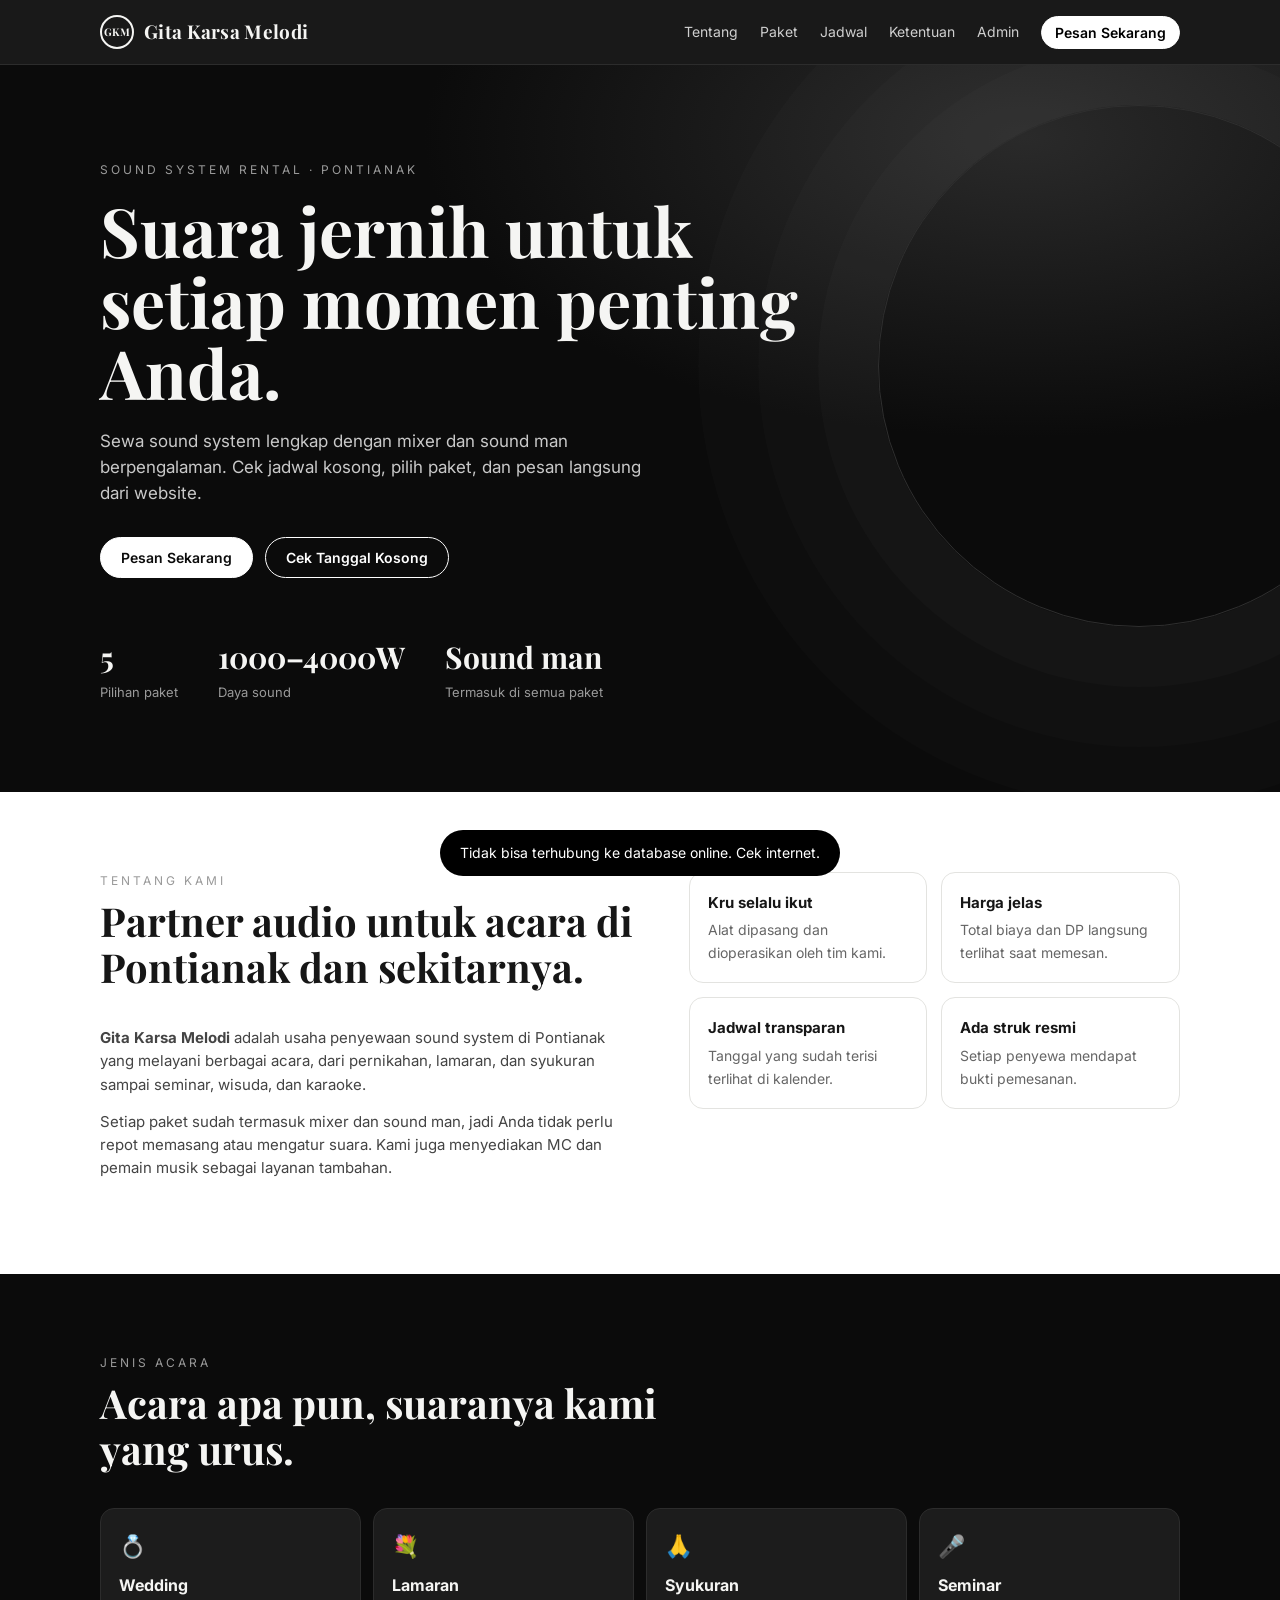
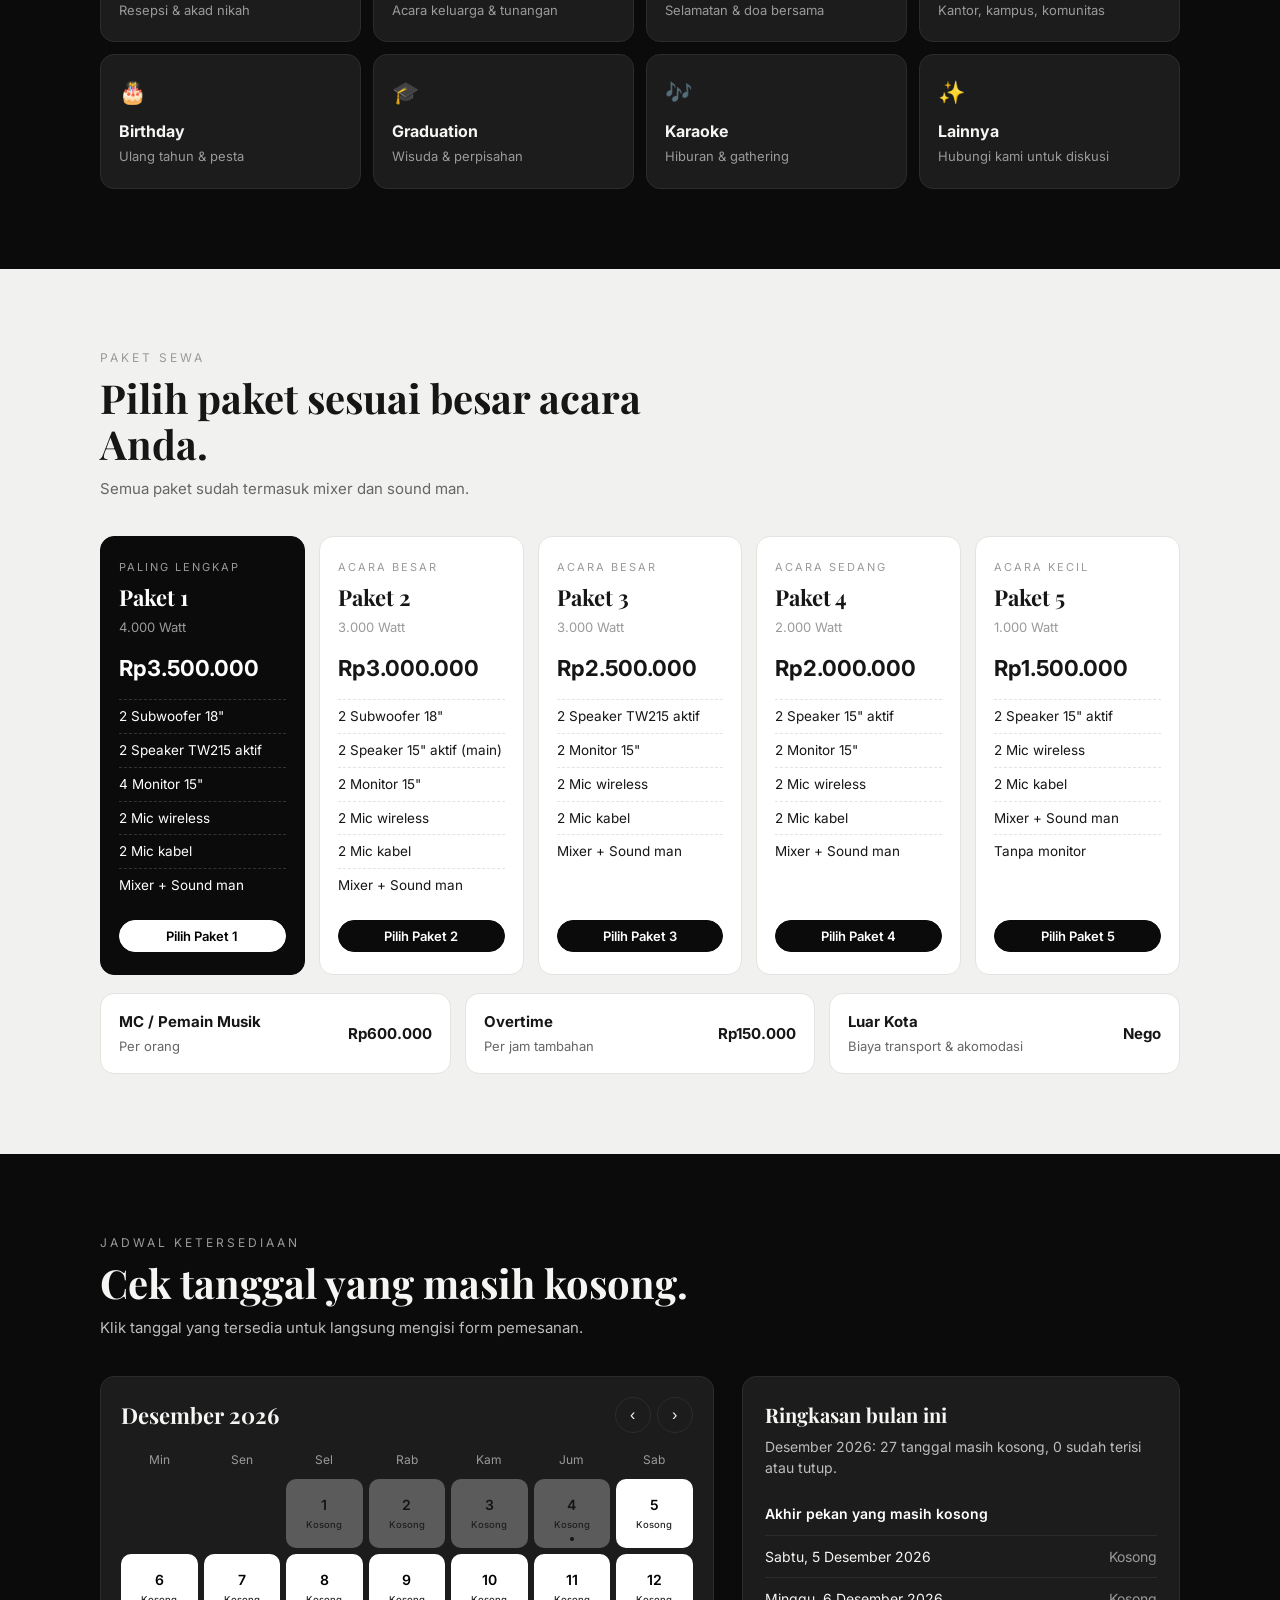
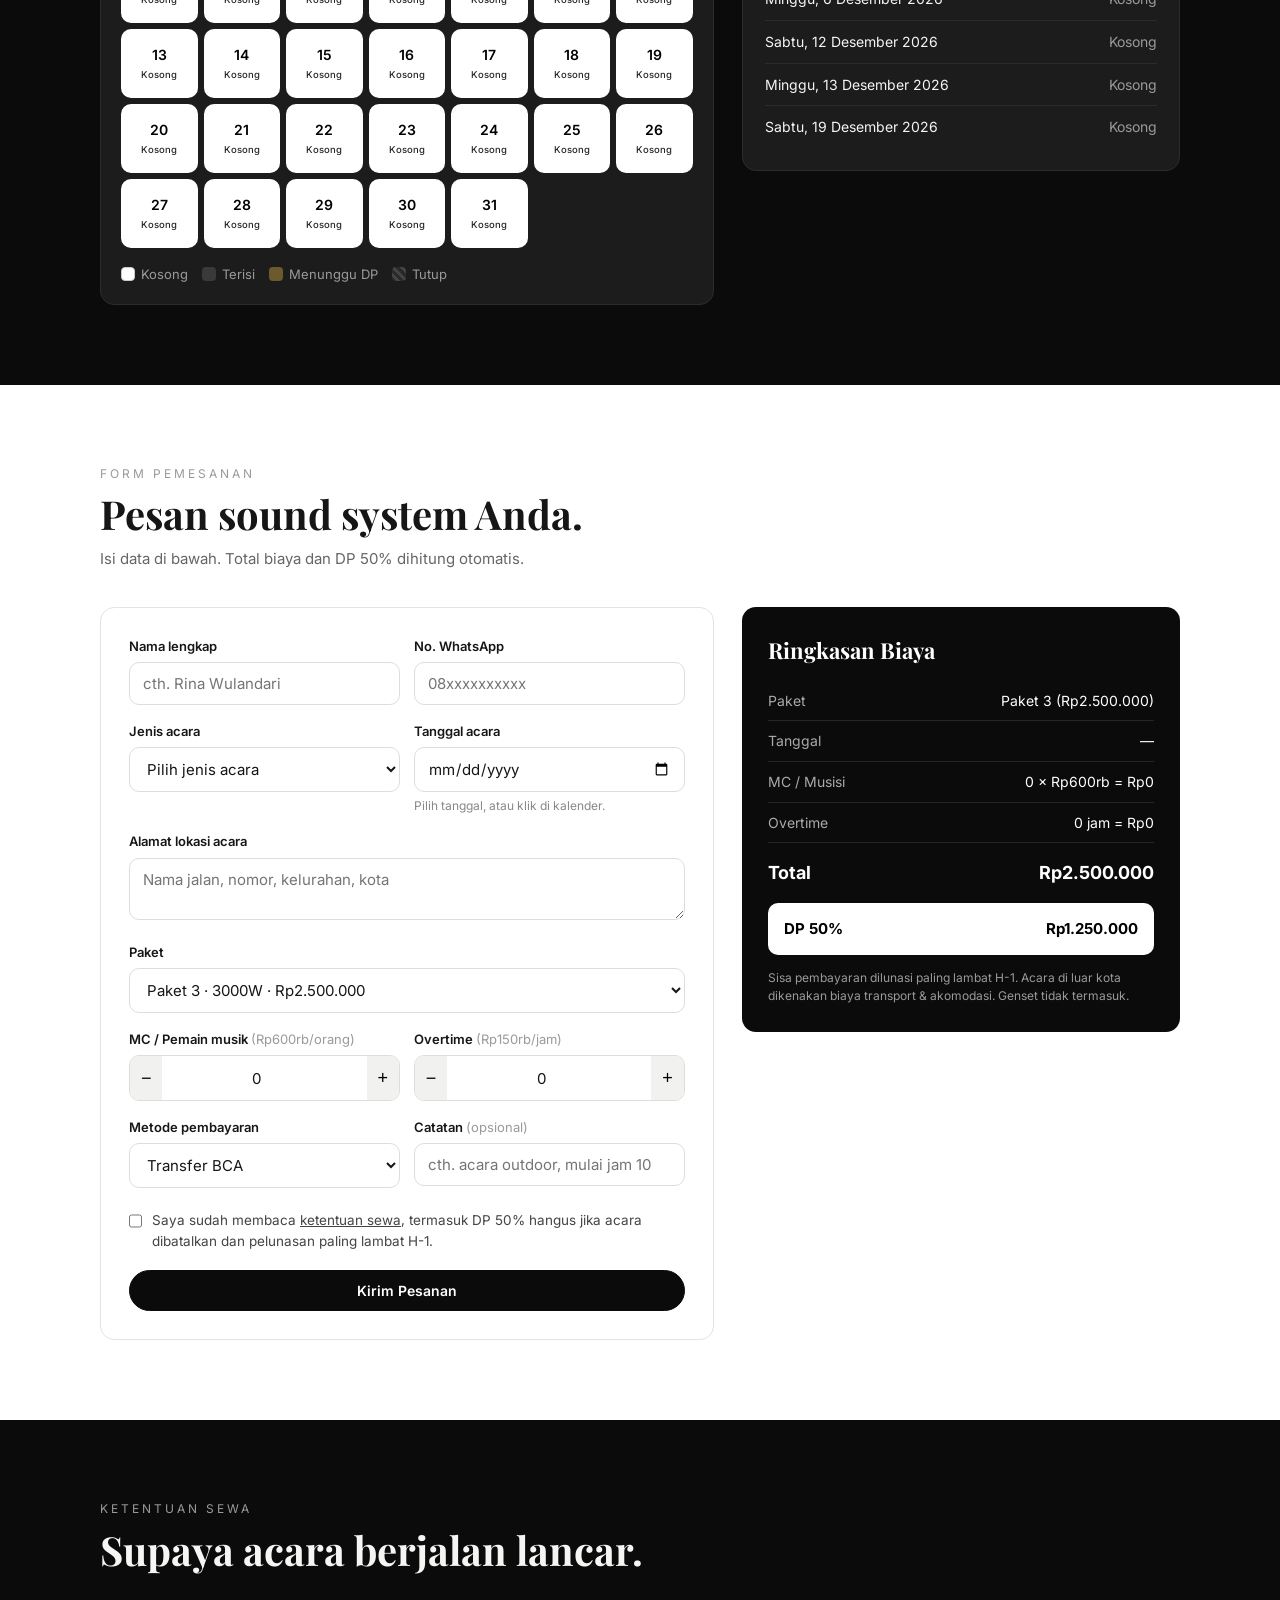
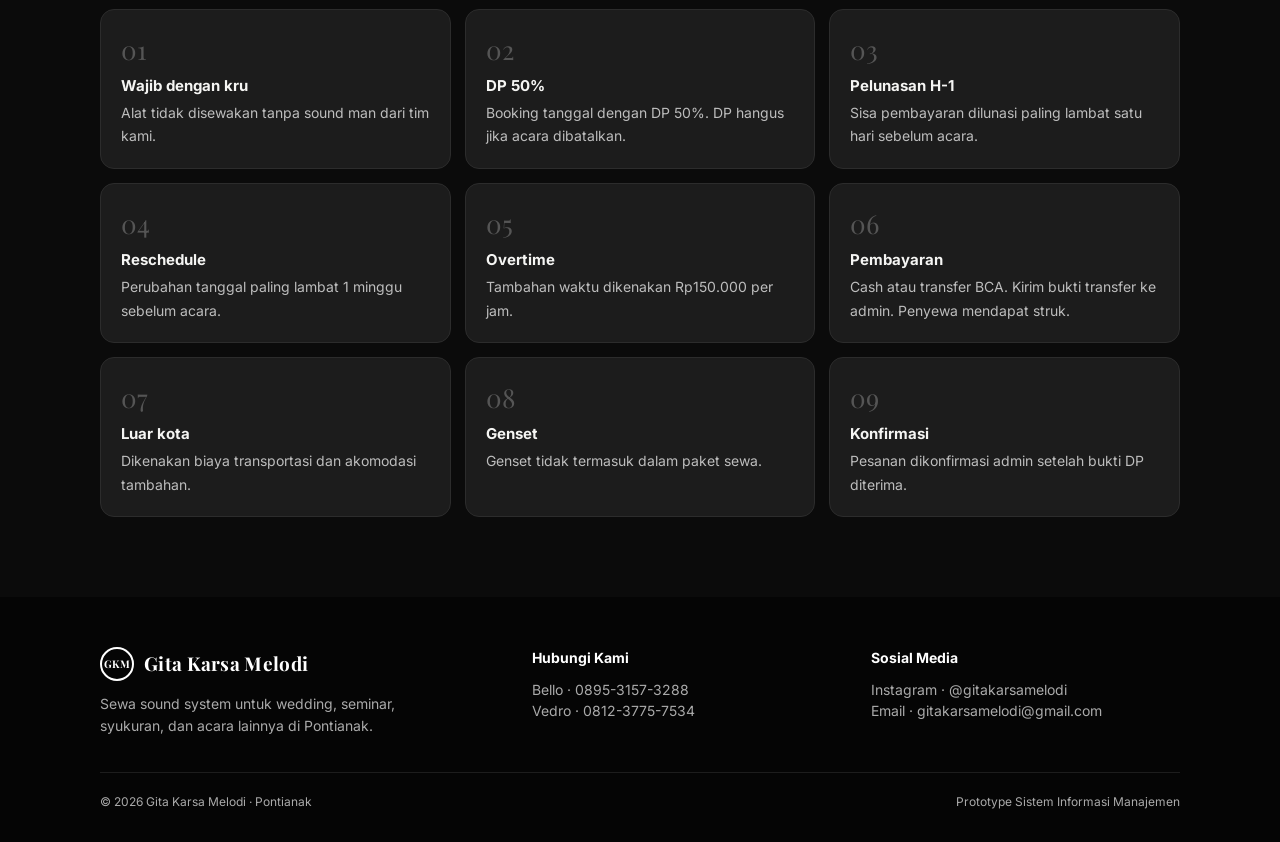
<file: index.html>
<!DOCTYPE html>
<html lang="id">
<head>
  <meta charset="UTF-8">
  <meta name="viewport" content="width=device-width, initial-scale=1.0">
  <title>Gita Karsa Melodi — Sewa Sound System Pontianak</title>
  <link rel="stylesheet" href="assets/style.css">
</head>
<body>

<!-- ================= NAVBAR ================= -->
<nav class="nav">
  <div class="container">
    <a href="#top" class="logo">
      <span class="logo-mark">GKM</span>
      <span class="logo-text">Gita Karsa Melodi</span>
    </a>
    <div class="nav-links">
      <a href="#tentang">Tentang</a>
      <a href="#paket">Paket</a>
      <a href="#jadwal">Jadwal</a>
      <a href="#ketentuan">Ketentuan</a>
      <a href="admin.html">Admin</a>
      <a href="#pesan" class="btn btn-light btn-sm">Pesan Sekarang</a>
    </div>
  </div>
</nav>

<!-- ================= HERO ================= -->
<header class="hero" id="top">
  <div class="container">
    <div class="eyebrow">Sound System Rental · Pontianak</div>
    <h1>Suara jernih untuk setiap momen penting Anda.</h1>
    <p>Sewa sound system lengkap dengan mixer dan sound man berpengalaman. Cek jadwal kosong, pilih paket, dan pesan langsung dari website.</p>
    <div class="actions">
      <a href="#pesan" class="btn btn-light">Pesan Sekarang</a>
      <a href="#jadwal" class="btn btn-ghost-light">Cek Tanggal Kosong</a>
    </div>
    <div class="hero-stats">
      <div><b>5</b><span>Pilihan paket</span></div>
      <div><b>1000–4000W</b><span>Daya sound</span></div>
      <div><b>Sound man</b><span>Termasuk di semua paket</span></div>
    </div>
  </div>
</header>

<!-- ================= TENTANG ================= -->
<section id="tentang">
  <div class="container about-grid">
    <div>
      <div class="section-head">
        <div class="eyebrow">Tentang Kami</div>
        <h2>Partner audio untuk acara di Pontianak dan sekitarnya.</h2>
      </div>
      <p><b>Gita Karsa Melodi</b> adalah usaha penyewaan sound system di Pontianak yang melayani berbagai acara, dari pernikahan, lamaran, dan syukuran sampai seminar, wisuda, dan karaoke.</p>
      <p>Setiap paket sudah termasuk mixer dan sound man, jadi Anda tidak perlu repot memasang atau mengatur suara. Kami juga menyediakan MC dan pemain musik sebagai layanan tambahan.</p>
    </div>
    <div class="values">
      <div class="value"><b>Kru selalu ikut</b><span>Alat dipasang dan dioperasikan oleh tim kami.</span></div>
      <div class="value"><b>Harga jelas</b><span>Total biaya dan DP langsung terlihat saat memesan.</span></div>
      <div class="value"><b>Jadwal transparan</b><span>Tanggal yang sudah terisi terlihat di kalender.</span></div>
      <div class="value"><b>Ada struk resmi</b><span>Setiap penyewa mendapat bukti pemesanan.</span></div>
    </div>
  </div>
</section>

<!-- ================= JENIS ACARA ================= -->
<section class="section-dark">
  <div class="container">
    <div class="section-head">
      <div class="eyebrow">Jenis Acara</div>
      <h2>Acara apa pun, suaranya kami yang urus.</h2>
    </div>
    <div class="events">
      <div class="event"><div class="ic">💍</div><b>Wedding</b><span>Resepsi & akad nikah</span></div>
      <div class="event"><div class="ic">💐</div><b>Lamaran</b><span>Acara keluarga & tunangan</span></div>
      <div class="event"><div class="ic">🙏</div><b>Syukuran</b><span>Selamatan & doa bersama</span></div>
      <div class="event"><div class="ic">🎤</div><b>Seminar</b><span>Kantor, kampus, komunitas</span></div>
      <div class="event"><div class="ic">🎂</div><b>Birthday</b><span>Ulang tahun & pesta</span></div>
      <div class="event"><div class="ic">🎓</div><b>Graduation</b><span>Wisuda & perpisahan</span></div>
      <div class="event"><div class="ic">🎶</div><b>Karaoke</b><span>Hiburan & gathering</span></div>
      <div class="event"><div class="ic">✨</div><b>Lainnya</b><span>Hubungi kami untuk diskusi</span></div>
    </div>
  </div>
</section>

<!-- ================= PAKET ================= -->
<section id="paket" class="section-soft">
  <div class="container">
    <div class="section-head">
      <div class="eyebrow">Paket Sewa</div>
      <h2>Pilih paket sesuai besar acara Anda.</h2>
      <p>Semua paket sudah termasuk mixer dan sound man.</p>
    </div>
    <div class="packages" id="packageList"></div>
    <div class="addons">
      <div class="addon"><div><b>MC / Pemain Musik</b><br><span>Per orang</span></div><b>Rp600.000</b></div>
      <div class="addon"><div><b>Overtime</b><br><span>Per jam tambahan</span></div><b>Rp150.000</b></div>
      <div class="addon"><div><b>Luar Kota</b><br><span>Biaya transport & akomodasi</span></div><b>Nego</b></div>
    </div>
  </div>
</section>

<!-- ================= JADWAL ================= -->
<section id="jadwal" class="section-dark">
  <div class="container">
    <div class="section-head">
      <div class="eyebrow">Jadwal Ketersediaan</div>
      <h2>Cek tanggal yang masih kosong.</h2>
      <p>Klik tanggal yang tersedia untuk langsung mengisi form pemesanan.</p>
    </div>
    <div class="cal-wrap">
      <div class="cal" id="calendar"></div>
      <div class="cal-side">
        <h4>Ringkasan bulan ini</h4>
        <p id="monthSummary">—</p>
        <ul class="upcoming" id="freeWeekends"></ul>
      </div>
    </div>
  </div>
</section>

<!-- ================= FORM PEMESANAN ================= -->
<section id="pesan">
  <div class="container">
    <div class="section-head">
      <div class="eyebrow">Form Pemesanan</div>
      <h2>Pesan sound system Anda.</h2>
      <p>Isi data di bawah. Total biaya dan DP 50% dihitung otomatis.</p>
    </div>
    <div class="order-grid">
      <form class="form-card" id="orderForm" novalidate>
        <div class="form-row">
          <div class="field" data-f="name">
            <label>Nama lengkap</label>
            <input type="text" id="fName" placeholder="cth. Rina Wulandari">
            <div class="err">Nama wajib diisi.</div>
          </div>
          <div class="field" data-f="phone">
            <label>No. WhatsApp</label>
            <input type="tel" id="fPhone" placeholder="08xxxxxxxxxx">
            <div class="err">Masukkan nomor HP yang valid (10–13 digit).</div>
          </div>
        </div>
        <div class="form-row">
          <div class="field" data-f="event">
            <label>Jenis acara</label>
            <select id="fEvent"></select>
            <div class="err">Pilih jenis acara.</div>
          </div>
          <div class="field" data-f="date">
            <label>Tanggal acara</label>
            <input type="date" id="fDate">
            <div class="hint" id="dateHint">Pilih tanggal, atau klik di kalender.</div>
            <div class="err" id="dateErr">Tanggal tidak tersedia.</div>
          </div>
        </div>
        <div class="field" data-f="address">
          <label>Alamat lokasi acara</label>
          <textarea id="fAddress" rows="2" placeholder="Nama jalan, nomor, kelurahan, kota"></textarea>
          <div class="err">Alamat wajib diisi.</div>
        </div>
        <div class="field" data-f="pkg">
          <label>Paket</label>
          <select id="fPkg"></select>
        </div>
        <div class="form-row">
          <div class="field">
            <label>MC / Pemain musik <em>(Rp600rb/orang)</em></label>
            <div class="stepper"><button type="button" data-step="fAddon" data-d="-1">−</button><input type="number" id="fAddon" value="0" min="0" max="10"><button type="button" data-step="fAddon" data-d="1">+</button></div>
          </div>
          <div class="field">
            <label>Overtime <em>(Rp150rb/jam)</em></label>
            <div class="stepper"><button type="button" data-step="fOvertime" data-d="-1">−</button><input type="number" id="fOvertime" value="0" min="0" max="12"><button type="button" data-step="fOvertime" data-d="1">+</button></div>
          </div>
        </div>
        <div class="form-row">
          <div class="field">
            <label>Metode pembayaran</label>
            <select id="fPayment"><option>Transfer BCA</option><option>Cash</option></select>
          </div>
          <div class="field">
            <label>Catatan <em>(opsional)</em></label>
            <input type="text" id="fNotes" placeholder="cth. acara outdoor, mulai jam 10">
          </div>
        </div>
        <label class="check"><input type="checkbox" id="fAgree"> <span>Saya sudah membaca <a href="#ketentuan">ketentuan sewa</a>, termasuk DP 50% hangus jika acara dibatalkan dan pelunasan paling lambat H-1.</span></label>
        <button type="submit" class="btn" id="submitBtn" style="width:100%">Kirim Pesanan</button>
      </form>

      <aside class="summary">
        <h4>Ringkasan Biaya</h4>
        <div class="sum-line"><span>Paket</span><span id="sPkg">—</span></div>
        <div class="sum-line"><span>Tanggal</span><span id="sDate">—</span></div>
        <div class="sum-line"><span>MC / Musisi</span><span id="sAddon">Rp0</span></div>
        <div class="sum-line"><span>Overtime</span><span id="sOt">Rp0</span></div>
        <div class="sum-total"><span>Total</span><span id="sTotal">Rp0</span></div>
        <div class="sum-dp"><span>DP 50%</span><span id="sDp">Rp0</span></div>
        <p class="sum-note">Sisa pembayaran dilunasi paling lambat H-1. Acara di luar kota dikenakan biaya transport & akomodasi. Genset tidak termasuk.</p>
      </aside>
    </div>
  </div>
</section>

<!-- ================= KETENTUAN ================= -->
<section id="ketentuan" class="section-dark">
  <div class="container">
    <div class="section-head">
      <div class="eyebrow">Ketentuan Sewa</div>
      <h2>Supaya acara berjalan lancar.</h2>
    </div>
    <div class="terms">
      <div class="term"><div class="num">01</div><b>Wajib dengan kru</b><span>Alat tidak disewakan tanpa sound man dari tim kami.</span></div>
      <div class="term"><div class="num">02</div><b>DP 50%</b><span>Booking tanggal dengan DP 50%. DP hangus jika acara dibatalkan.</span></div>
      <div class="term"><div class="num">03</div><b>Pelunasan H-1</b><span>Sisa pembayaran dilunasi paling lambat satu hari sebelum acara.</span></div>
      <div class="term"><div class="num">04</div><b>Reschedule</b><span>Perubahan tanggal paling lambat 1 minggu sebelum acara.</span></div>
      <div class="term"><div class="num">05</div><b>Overtime</b><span>Tambahan waktu dikenakan Rp150.000 per jam.</span></div>
      <div class="term"><div class="num">06</div><b>Pembayaran</b><span>Cash atau transfer BCA. Kirim bukti transfer ke admin. Penyewa mendapat struk.</span></div>
      <div class="term"><div class="num">07</div><b>Luar kota</b><span>Dikenakan biaya transportasi dan akomodasi tambahan.</span></div>
      <div class="term"><div class="num">08</div><b>Genset</b><span>Genset tidak termasuk dalam paket sewa.</span></div>
      <div class="term"><div class="num">09</div><b>Konfirmasi</b><span>Pesanan dikonfirmasi admin setelah bukti DP diterima.</span></div>
    </div>
  </div>
</section>

<!-- ================= FOOTER ================= -->
<footer>
  <div class="container">
    <div class="foot-grid">
      <div>
        <div class="logo"><span class="logo-mark" style="border-color:#fff;color:#fff">GKM</span><span class="logo-text">Gita Karsa Melodi</span></div>
        <p style="margin-top:12px;max-width:320px">Sewa sound system untuk wedding, seminar, syukuran, dan acara lainnya di Pontianak.</p>
      </div>
      <div>
        <h5>Hubungi Kami</h5>
        <p>Bello · <a href="https://wa.me/6289531573288" target="_blank">0895-3157-3288</a></p>
        <p>Vedro · <a href="https://wa.me/6281237757534" target="_blank">0812-3775-7534</a></p>
      </div>
      <div>
        <h5>Sosial Media</h5>
        <p>Instagram · @gitakarsamelodi</p>
        <p>Email · gitakarsamelodi@gmail.com</p>
      </div>
    </div>
    <div class="copy"><span>© 2026 Gita Karsa Melodi · Pontianak</span><span>Prototype Sistem Informasi Manajemen</span></div>
  </div>
</footer>

<!-- ================= MODAL STRUK ================= -->
<div class="modal-bg" id="receiptModal">
  <div class="modal" id="receipt"></div>
</div>
<div class="toast" id="toast"></div>

<script src="assets/config.js"></script>
<script src="assets/data.js"></script>
<script src="assets/calendar.js"></script>
<script src="assets/app.js"></script>
</body>
</html>
</file>
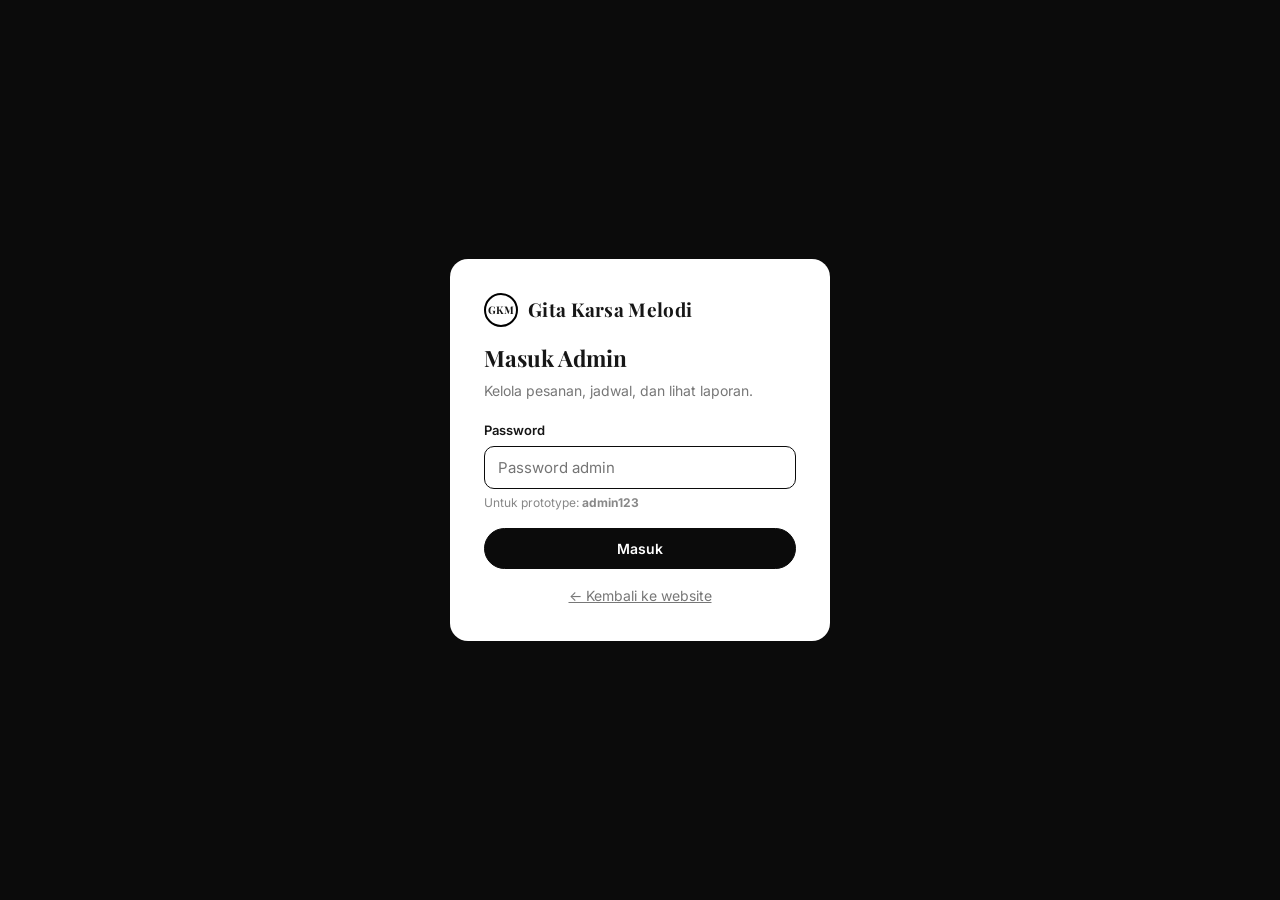
<file: admin.html>
<!DOCTYPE html>
<html lang="id">
<head>
  <meta charset="UTF-8">
  <meta name="viewport" content="width=device-width, initial-scale=1.0">
  <title>Admin — Gita Karsa Melodi</title>
  <link rel="stylesheet" href="assets/style.css">
</head>
<body class="admin-body">

<!-- ================= LOGIN ================= -->
<div class="login" id="loginView">
  <form class="login-card" id="loginForm">
    <div class="logo"><span class="logo-mark" style="border-color:#000">GKM</span><span class="logo-text">Gita Karsa Melodi</span></div>
    <h2>Masuk Admin</h2>
    <p>Kelola pesanan, jadwal, dan lihat laporan.</p>
    <div class="field">
      <label>Password</label>
      <input type="password" id="pw" placeholder="Password admin" autofocus>
      <div class="hint">Untuk prototype: <b>admin123</b></div>
    </div>
    <button class="btn" style="width:100%">Masuk</button>
    <p style="margin:16px 0 0;text-align:center"><a href="index.html">← Kembali ke website</a></p>
  </form>
</div>

<!-- ================= ADMIN ================= -->
<div class="admin-shell" id="adminView">
  <nav class="nav" style="position:static">
    <div class="container">
      <a href="index.html" class="logo"><span class="logo-mark">GKM</span><span class="logo-text">Gita Karsa Melodi <span style="font-family:var(--sans);font-size:12px;color:#999;font-weight:500">· Admin</span> <span id="dbStatus" style="font-family:var(--sans);font-size:12px;font-weight:600"></span></span></a>
      <div style="display:flex;gap:8px">
        <a href="index.html" class="btn btn-ghost-light btn-sm">Lihat Website</a>
        <button class="btn btn-light btn-sm" id="logoutBtn">Keluar</button>
      </div>
    </div>
  </nav>
  <div class="tabs" id="tabs">
    <button data-tab="dashboard" class="active">Dashboard</button>
    <button data-tab="bookings">Data Pesanan</button>
    <button data-tab="schedule">Jadwal & Blokir Tanggal</button>
  </div>

  <main class="admin-main container">

    <!-- ===== DASHBOARD ===== -->
    <section class="page active" id="page-dashboard" style="padding:0">
      <div class="page-head">
        <div><h2>Dashboard</h2><p id="dashPeriod">Ringkasan seluruh data pesanan.</p></div>
        <div style="display:flex;gap:8px;flex-wrap:wrap">
          <select id="yearFilter" class="btn btn-ghost btn-sm" style="padding-right:10px"></select>
          <button class="btn btn-ghost btn-sm" onclick="window.print()">Cetak Laporan</button>
        </div>
      </div>
      <div class="kpis" id="kpis"></div>
      <div class="grid-3">
        <div class="panel">
          <h3>Pendapatan per bulan</h3>
          <div class="sub">Nilai pesanan (tidak termasuk yang dibatalkan)</div>
          <div id="chartMonth"></div>
        </div>
        <div class="panel">
          <h3>Status pesanan</h3>
          <div class="sub">Jumlah pesanan per status</div>
          <div id="chartStatus"></div>
        </div>
      </div>
      <div class="grid-2">
        <div class="panel">
          <h3>Pesanan per paket</h3>
          <div class="sub">Jumlah pesanan & total nilai</div>
          <div id="chartPkg"></div>
        </div>
        <div class="panel">
          <h3>Pesanan per jenis acara</h3>
          <div class="sub">Jumlah pesanan & total nilai</div>
          <div id="chartEvent"></div>
        </div>
      </div>
      <div class="grid-2">
        <div class="panel">
          <h3>Pesanan per hari</h3>
          <div class="sub">Hari apa yang paling ramai</div>
          <div id="chartDow"></div>
        </div>
        <div class="panel">
          <h3>Acara 14 hari ke depan</h3>
          <div class="sub">Yang perlu disiapkan & ditagih pelunasannya (H-1)</div>
          <div id="upcomingList"></div>
        </div>
      </div>
      <div class="grid-2">
        <div class="panel">
          <h3>Analisis informasi</h3>
          <div class="sub">Dibuat otomatis dari data</div>
          <ul class="insights" id="insights"></ul>
        </div>
        <div class="panel">
          <h3>Rekomendasi keputusan</h3>
          <div class="sub">Saran untuk pemilik usaha</div>
          <ul class="insights rec" id="recs"></ul>
        </div>
      </div>
    </section>

    <!-- ===== DATA PESANAN ===== -->
    <section class="page" id="page-bookings" style="padding:0">
      <div class="page-head">
        <div><h2>Data Pesanan</h2><p>Konfirmasi DP, tandai lunas, batalkan, atau hapus pesanan.</p></div>
        <div style="display:flex;gap:8px">
          <button class="btn btn-ghost btn-sm" id="exportBtn">Export ke Excel (CSV)</button>
          <button class="btn btn-ghost btn-sm" id="resetBtn">Reset data contoh</button>
        </div>
      </div>
      <div class="toolbar">
        <input type="search" id="search" placeholder="Cari nama, kode, atau no. HP">
        <select id="statusFilter">
          <option value="">Semua status</option>
          <option value="pending">Menunggu DP</option>
          <option value="confirmed">DP Diterima</option>
          <option value="lunas">Lunas</option>
          <option value="cancelled">Dibatalkan</option>
        </select>
        <select id="timeFilter">
          <option value="upcoming">Akan datang</option>
          <option value="past">Sudah lewat</option>
          <option value="">Semua tanggal</option>
        </select>
      </div>
      <div class="table-wrap">
        <table>
          <thead><tr><th>Kode</th><th>Tanggal acara</th><th>Penyewa</th><th>Acara</th><th>Paket</th><th>Total / DP</th><th>Status</th><th>Aksi</th></tr></thead>
          <tbody id="bookingRows"></tbody>
        </table>
      </div>
      <p class="muted" style="color:#888;font-size:13px;margin-top:10px" id="rowCount"></p>
    </section>

    <!-- ===== JADWAL ===== -->
    <section class="page" id="page-schedule" style="padding:0">
      <div class="page-head">
        <div><h2>Jadwal & Blokir Tanggal</h2><p>Klik tanggal untuk melihat detail atau menutup tanggal (misal alat servis / tim libur).</p></div>
      </div>
      <div class="cal-wrap">
        <div class="cal" id="adminCal"></div>
        <div>
          <div class="panel day-panel" id="dayPanel"><h3>Pilih tanggal</h3><p style="color:#777">Klik salah satu tanggal di kalender.</p></div>
          <div class="panel" style="margin-top:14px">
            <h3>Tanggal yang ditutup</h3>
            <ul class="block-list" id="blockList"></ul>
          </div>
        </div>
      </div>
    </section>
  </main>
</div>

<div class="toast" id="toast"></div>
<script src="assets/config.js"></script>
<script src="assets/data.js"></script>
<script src="assets/calendar.js"></script>
<script src="assets/admin.js"></script>
</body>
</html>
</file>
<file: assets/style.css>
@import url('https://fonts.googleapis.com/css2?family=Inter:wght@400;500;600;700&family=Playfair+Display:wght@600;700&display=swap');

:root {
  --black: #0b0b0b;
  --ink: #161616;
  --card: #1c1c1c;
  --line: #2c2c2c;
  --muted: #9a9a9a;
  --white: #f5f5f3;
  --paper: #ffffff;
  --soft: #f1f1ef;
  --ok: #1f8a4c;
  --warn: #b7791f;
  --bad: #c0392b;
  --radius: 14px;
  --serif: 'Playfair Display', Georgia, serif;
  --sans: 'Inter', -apple-system, Segoe UI, Roboto, Arial, sans-serif;
}
* { box-sizing: border-box; margin: 0; padding: 0; }
html { scroll-behavior: smooth; }
body { font-family: var(--sans); background: var(--paper); color: var(--ink); line-height: 1.55; font-size: 15px; }
a { color: inherit; }
img { max-width: 100%; }
.container { max-width: 1120px; margin: 0 auto; padding: 0 20px; }

/* ---------- nav ---------- */
.nav { position: sticky; top: 0; z-index: 50; background: rgba(11,11,11,.94); backdrop-filter: blur(8px); color: var(--white); border-bottom: 1px solid var(--line); }
.nav .container { display: flex; align-items: center; justify-content: space-between; height: 64px; gap: 16px; }
.logo { display: flex; align-items: center; gap: 10px; text-decoration: none; }
.logo-mark { width: 34px; height: 34px; border: 2px solid var(--white); border-radius: 50%; display: grid; place-items: center; font-family: var(--serif); font-weight: 700; font-size: 10.5px; letter-spacing: .3px; flex-shrink: 0; }
.logo-text { font-family: var(--serif); font-size: 19px; font-weight: 700; letter-spacing: .3px; white-space: nowrap; }
.nav-links { display: flex; gap: 22px; align-items: center; }
.nav-links a { text-decoration: none; font-size: 14px; color: #cfcfcf; }
.nav-links a:hover { color: #fff; }
.nav-links a.btn-light { color: #000; }
.btn { display: inline-flex; align-items: center; justify-content: center; gap: 8px; padding: 11px 20px; border-radius: 999px; border: 1.5px solid var(--black); background: var(--black); color: #fff; font: 600 14px var(--sans); cursor: pointer; text-decoration: none; transition: .15s; }
.btn:hover { transform: translateY(-1px); }
.btn-light { background: #fff; color: var(--black); border-color: #fff; }
.btn-ghost { background: transparent; color: var(--black); }
.btn-ghost-light { background: transparent; color: #fff; border-color: #fff; }
.btn-sm { padding: 7px 13px; font-size: 13px; }
.btn-danger { background: var(--bad); border-color: var(--bad); }
.btn-ok { background: var(--ok); border-color: var(--ok); }
.btn:disabled { opacity: .4; cursor: not-allowed; transform: none; }

/* ---------- hero ---------- */
.hero { background: radial-gradient(1000px 500px at 80% 10%, #2a2a2a 0%, var(--black) 60%); color: var(--white); padding: 96px 0 88px; position: relative; overflow: hidden; }
.hero::after { content: ''; position: absolute; right: -120px; top: 40px; width: 520px; height: 520px; border-radius: 50%; border: 1px solid #2f2f2f; box-shadow: 0 0 0 60px rgba(255,255,255,.015), 0 0 0 120px rgba(255,255,255,.012), 0 0 0 180px rgba(255,255,255,.01); }
.hero .eyebrow { text-transform: uppercase; letter-spacing: 3px; font-size: 12px; color: var(--muted); }
.hero h1 { font-family: var(--serif); font-size: clamp(38px, 6vw, 68px); line-height: 1.05; margin: 14px 0 20px; max-width: 760px; }
.hero p { color: #c9c9c9; max-width: 560px; font-size: 17px; }
.hero .actions { display: flex; gap: 12px; margin-top: 30px; flex-wrap: wrap; position: relative; z-index: 1; }
.hero-stats { display: flex; gap: 40px; margin-top: 56px; flex-wrap: wrap; position: relative; z-index: 1; }
.hero-stats b { display: block; font-family: var(--serif); font-size: 30px; }
.hero-stats span { color: var(--muted); font-size: 13px; }

/* ---------- sections ---------- */
section { padding: 80px 0; }
.section-dark { background: var(--black); color: var(--white); }
.section-soft { background: var(--soft); }
.section-head { margin-bottom: 36px; max-width: 640px; }
.section-head .eyebrow { text-transform: uppercase; letter-spacing: 3px; font-size: 12px; color: var(--muted); }
.section-head h2 { font-family: var(--serif); font-size: clamp(28px, 4vw, 40px); line-height: 1.15; margin-top: 8px; }
.section-head p { color: #666; margin-top: 10px; }
.section-dark .section-head p { color: #bdbdbd; }

.about-grid { display: grid; grid-template-columns: 1.1fr 1fr; gap: 48px; align-items: start; }
.about-grid p { color: #444; margin-bottom: 14px; }
.values { display: grid; grid-template-columns: 1fr 1fr; gap: 14px; }
.value { border: 1px solid #e3e3e0; border-radius: var(--radius); padding: 18px; }
.value b { display: block; margin-bottom: 4px; }
.value span { color: #666; font-size: 14px; }

.events { display: grid; grid-template-columns: repeat(4, 1fr); gap: 12px; }
.event { border: 1px solid var(--line); border-radius: var(--radius); padding: 20px 18px; background: var(--card); }
.event .ic { font-size: 22px; }
.event b { display: block; margin-top: 10px; font-size: 16px; }
.event span { color: var(--muted); font-size: 13px; }

/* ---------- packages ---------- */
.packages { display: grid; grid-template-columns: repeat(5, 1fr); gap: 14px; }
.pkg { border: 1px solid #e3e3e0; border-radius: var(--radius); padding: 22px 18px; display: flex; flex-direction: column; background: #fff; transition: .15s; }
.pkg:hover { border-color: var(--black); }
.pkg.featured { background: var(--black); color: #fff; border-color: var(--black); }
.pkg .tag { font-size: 11px; text-transform: uppercase; letter-spacing: 2px; color: var(--muted); }
.pkg h3 { font-family: var(--serif); font-size: 22px; margin: 4px 0 2px; }
.pkg .watt { font-size: 13px; color: var(--muted); }
.pkg .price { font-size: 22px; font-weight: 700; margin: 14px 0; }
.pkg ul { list-style: none; font-size: 13.5px; flex: 1; margin-bottom: 18px; }
.pkg li { padding: 6px 0; border-top: 1px dashed #e3e3e0; }
.pkg.featured li { border-color: #333; }
.pkg .btn { width: 100%; }
.pkg.featured .btn { background: #fff; color: #000; border-color: #fff; }
.addons { display: grid; grid-template-columns: repeat(3, 1fr); gap: 14px; margin-top: 18px; }
.addon { background: #fff; border: 1px solid #e3e3e0; border-radius: var(--radius); padding: 16px 18px; display: flex; justify-content: space-between; gap: 12px; align-items: center; }
.addon b { font-size: 15px; }
.addon span { color: #666; font-size: 13px; }

/* ---------- calendar ---------- */
.cal-wrap { display: grid; grid-template-columns: 1.4fr 1fr; gap: 28px; align-items: start; }
.cal { background: var(--card); border: 1px solid var(--line); border-radius: var(--radius); padding: 20px; }
.cal-light { background: #fff; border-color: #e3e3e0; color: var(--ink); }
.cal-head { display: flex; justify-content: space-between; align-items: center; margin-bottom: 14px; }
.cal-head h3 { font-family: var(--serif); font-size: 22px; }
.cal-nav { display: flex; gap: 6px; }
.cal-nav button { width: 36px; height: 36px; border-radius: 50%; border: 1px solid var(--line); background: transparent; color: inherit; cursor: pointer; font-size: 16px; }
.cal-light .cal-nav button { border-color: #ddd; }
.cal-grid { display: grid; grid-template-columns: repeat(7, 1fr); gap: 6px; }
.cal-dow { text-align: center; font-size: 12px; color: var(--muted); padding: 4px 0; }
.cal-day { aspect-ratio: 1 / .9; border-radius: 10px; display: flex; flex-direction: column; align-items: center; justify-content: center; font-size: 14px; font-weight: 600; cursor: pointer; border: 1px solid transparent; position: relative; user-select: none; }
.cal-day small { font-size: 9.5px; font-weight: 500; opacity: .85; margin-top: 2px; }
.cal-day.empty { cursor: default; }
.cal-day.free { background: #fff; color: #000; }
.cal-light .cal-day.free { background: #f4f4f2; }
.cal-day.free:hover { outline: 2px solid #fff; }
.cal-light .cal-day.free:hover { outline: 2px solid #000; }
.cal-day.booked { background: #3a3a3a; color: #8d8d8d; cursor: not-allowed; text-decoration: line-through; }
.cal-light .cal-day.booked { background: #111; color: #888; }
.cal-day.pending { background: #6b5a2e; color: #f5e3b3; cursor: not-allowed; }
.cal-light .cal-day.pending { background: #f6e7c1; color: #7a5a12; }
.cal-day.blocked { background: repeating-linear-gradient(45deg, #2a2a2a, #2a2a2a 5px, #353535 5px, #353535 10px); color: #777; cursor: not-allowed; }
.cal-light .cal-day.blocked { background: repeating-linear-gradient(45deg, #e6e6e6, #e6e6e6 5px, #f3f3f3 5px, #f3f3f3 10px); color: #999; }
.cal-day.past { opacity: .28; cursor: not-allowed; }
.cal-day.selected { outline: 3px solid #fff !important; }
.cal-light .cal-day.selected { outline: 3px solid #000 !important; }
.cal-day.today::after { content: ''; position: absolute; bottom: 6px; width: 4px; height: 4px; border-radius: 50%; background: currentColor; }
.legend { display: flex; flex-wrap: wrap; gap: 14px; margin-top: 16px; font-size: 13px; color: var(--muted); }
.legend i { display: inline-block; width: 14px; height: 14px; border-radius: 4px; vertical-align: -2px; margin-right: 6px; }
.lg-free { background: #fff; border: 1px solid #ccc; }
.lg-booked { background: #3a3a3a; }
.lg-pending { background: #6b5a2e; }
.lg-blocked { background: repeating-linear-gradient(45deg, #2a2a2a, #2a2a2a 3px, #444 3px, #444 6px); }
.cal-light .lg-booked { background: #111; }
.cal-light .lg-pending { background: #f6e7c1; }
.cal-light .lg-blocked { background: repeating-linear-gradient(45deg, #ddd, #ddd 3px, #f3f3f3 3px, #f3f3f3 6px); }
.cal-side { background: var(--card); border: 1px solid var(--line); border-radius: var(--radius); padding: 22px; }
.cal-side h4 { font-family: var(--serif); font-size: 20px; margin-bottom: 6px; }
.cal-side p { color: #bdbdbd; font-size: 14px; }
.upcoming { list-style: none; margin-top: 14px; }
.upcoming li { display: flex; justify-content: space-between; padding: 10px 0; border-top: 1px solid var(--line); font-size: 14px; }
.upcoming li span { color: var(--muted); }

/* ---------- form ---------- */
.order-grid { display: grid; grid-template-columns: 1.4fr 1fr; gap: 28px; align-items: start; }
.form-card { background: #fff; border: 1px solid #e3e3e0; border-radius: var(--radius); padding: 28px; }
.form-row { display: grid; grid-template-columns: 1fr 1fr; gap: 14px; }
.field { margin-bottom: 16px; }
.field label { display: block; font-size: 13px; font-weight: 600; margin-bottom: 6px; }
.field label em { font-style: normal; color: var(--muted); font-weight: 400; }
.field input, .field select, .field textarea { width: 100%; padding: 11px 13px; border: 1.5px solid #ddd; border-radius: 10px; font: 15px var(--sans); background: #fff; color: var(--ink); }
.field input:focus, .field select:focus, .field textarea:focus { outline: none; border-color: var(--black); }
.field .hint { font-size: 12px; color: #888; margin-top: 5px; }
.field .err { font-size: 12px; color: var(--bad); margin-top: 5px; display: none; }
.field.invalid input, .field.invalid select { border-color: var(--bad); }
.field.invalid .err { display: block; }
.stepper { display: flex; align-items: center; border: 1.5px solid #ddd; border-radius: 10px; overflow: hidden; }
.stepper button { width: 44px; height: 44px; border: 0; background: var(--soft); font-size: 18px; cursor: pointer; }
.stepper input { border: 0 !important; text-align: center; border-radius: 0 !important; }
.check { display: flex; gap: 10px; align-items: flex-start; font-size: 13.5px; color: #444; margin: 6px 0 18px; }
.check input { margin-top: 3px; width: 16px; height: 16px; accent-color: #000; }

.summary { background: var(--black); color: #fff; border-radius: var(--radius); padding: 26px; position: sticky; top: 84px; }
.summary h4 { font-family: var(--serif); font-size: 22px; margin-bottom: 14px; }
.sum-line { display: flex; justify-content: space-between; padding: 9px 0; border-bottom: 1px solid #262626; font-size: 14px; gap: 10px; }
.sum-line span:first-child { color: #aaa; }
.sum-total { display: flex; justify-content: space-between; padding: 16px 0 6px; font-size: 18px; font-weight: 700; }
.sum-dp { display: flex; justify-content: space-between; background: #fff; color: #000; padding: 14px 16px; border-radius: 10px; margin-top: 10px; font-weight: 700; }
.sum-note { font-size: 12px; color: #9a9a9a; margin-top: 14px; }

/* ---------- terms ---------- */
.terms { display: grid; grid-template-columns: repeat(3, 1fr); gap: 14px; }
.term { border: 1px solid var(--line); background: var(--card); border-radius: var(--radius); padding: 20px; }
.term .num { font-family: var(--serif); font-size: 26px; color: #555; }
.term b { display: block; margin: 4px 0; }
.term span { color: #bdbdbd; font-size: 14px; }

/* ---------- footer ---------- */
footer { background: #050505; color: #aaa; padding: 50px 0 30px; font-size: 14px; }
.foot-grid { display: grid; grid-template-columns: 1.3fr 1fr 1fr; gap: 30px; }
footer h5 { color: #fff; font-size: 14px; margin-bottom: 10px; }
footer .logo-text { color: #fff; }
footer a { text-decoration: none; }
footer a:hover { color: #fff; }
.copy { border-top: 1px solid #1d1d1d; margin-top: 36px; padding-top: 20px; font-size: 12px; display: flex; justify-content: space-between; flex-wrap: wrap; gap: 10px; }

/* ---------- modal ---------- */
.modal-bg { position: fixed; inset: 0; background: rgba(0,0,0,.6); display: none; align-items: center; justify-content: center; z-index: 100; padding: 20px; }
.modal-bg.show { display: flex; }
.modal { background: #fff; border-radius: 18px; max-width: 520px; width: 100%; max-height: 92vh; overflow: auto; }
.receipt-head { background: var(--black); color: #fff; padding: 24px 26px; border-radius: 18px 18px 0 0; }
.receipt-head .ok { display: inline-block; background: #fff; color: #000; border-radius: 999px; padding: 4px 12px; font-size: 12px; font-weight: 700; margin-bottom: 10px; }
.receipt-head h3 { font-family: var(--serif); font-size: 24px; }
.receipt-body { padding: 22px 26px 26px; }
.receipt-body .sum-line { border-color: #eee; }
.receipt-body .sum-line span:first-child { color: #777; }
.pay-box { background: var(--soft); border-radius: 12px; padding: 16px; margin: 16px 0; font-size: 14px; }
.pay-box b { font-size: 16px; }
.modal-actions { display: flex; gap: 10px; flex-wrap: wrap; }

.toast { position: fixed; bottom: 24px; left: 50%; transform: translateX(-50%) translateY(120px); background: #000; color: #fff; padding: 12px 20px; border-radius: 999px; font-size: 14px; z-index: 200; transition: .3s; opacity: 0; visibility: hidden; }
.toast.show { transform: translateX(-50%) translateY(0); opacity: 1; visibility: visible; }

/* ---------- responsive ---------- */
@media (max-width: 980px) {
  .packages { grid-template-columns: repeat(2, 1fr); }
  .events { grid-template-columns: repeat(2, 1fr); }
  .about-grid, .cal-wrap, .order-grid, .foot-grid { grid-template-columns: 1fr; }
  .terms, .addons { grid-template-columns: 1fr; }
  .summary { position: static; }
  .nav-links a:not(.btn) { display: none; }
}
@media (max-width: 560px) {
  .packages { grid-template-columns: 1fr; }
  .form-row { grid-template-columns: 1fr; }
  .logo-text { font-size: 16px; }
  .cal-day small { display: none; }
}
@media print {
  .nav, footer, .no-print { display: none !important; }
}

@media print {
  body:has(.modal-bg.show) > *:not(.modal-bg) { display: none !important; }
  .modal-bg.show { position: static; background: none; padding: 0; }
  .modal-actions { display: none; }
}

/* =================== ADMIN =================== */
.admin-body { background: var(--soft); }
.login { min-height: 100vh; display: grid; place-items: center; background: var(--black); padding: 20px; }
.login-card { background: #fff; border-radius: 18px; padding: 34px; width: 100%; max-width: 380px; }
.login-card h2 { font-family: var(--serif); margin: 14px 0 4px; }
.login-card p { color: #777; font-size: 14px; margin-bottom: 18px; }
.admin-shell { display: none; }
.admin-shell.show { display: block; }
.tabs { display: flex; gap: 4px; background: var(--black); padding: 0 20px; overflow-x: auto; }
.tabs button { background: none; border: 0; color: #999; font: 600 14px var(--sans); padding: 14px 16px; cursor: pointer; border-bottom: 2px solid transparent; white-space: nowrap; }
.tabs button.active { color: #fff; border-color: #fff; }
.admin-main { padding: 28px 0 60px; }
.page { display: none; }
.page.active { display: block; }
.page-head { display: flex; justify-content: space-between; align-items: flex-end; gap: 16px; margin-bottom: 20px; flex-wrap: wrap; }
.page-head h2 { font-family: var(--serif); font-size: 30px; }
.page-head p { color: #777; font-size: 14px; }
.kpis { display: grid; grid-template-columns: repeat(4, 1fr); gap: 14px; margin-bottom: 18px; }
.kpi { background: #fff; border-radius: var(--radius); padding: 18px 20px; border: 1px solid #e6e6e3; }
.kpi.dark { background: var(--black); color: #fff; border-color: var(--black); }
.kpi span { font-size: 12.5px; color: #888; display: block; }
.kpi b { display: block; font-size: 24px; margin-top: 6px; letter-spacing: -.3px; }
.kpi small { color: #888; font-size: 12px; }
.grid-2 { display: grid; grid-template-columns: 1fr 1fr; gap: 14px; margin-bottom: 14px; }
.grid-3 { display: grid; grid-template-columns: 2fr 1fr; gap: 14px; margin-bottom: 14px; }
.panel { background: #fff; border-radius: var(--radius); border: 1px solid #e6e6e3; padding: 20px; min-width: 0; }
.panel h3 { font-size: 15px; margin-bottom: 2px; }
.panel .sub { color: #888; font-size: 12.5px; margin-bottom: 16px; }
.vbars { display: flex; align-items: flex-end; gap: 10px; height: 220px; padding-top: 22px; border-bottom: 1px solid #e3e3e0; }
.vbar { flex: 1; display: flex; flex-direction: column; align-items: center; justify-content: flex-end; height: 100%; min-width: 0; }
.vbar .bar { width: 100%; max-width: 46px; background: #111; border-radius: 6px 6px 0 0; position: relative; min-height: 2px; }
.vbar .bar.future { background: repeating-linear-gradient(45deg, #9a9a9a, #9a9a9a 4px, #bdbdbd 4px, #bdbdbd 8px); }
.vbar .val { font-size: 11px; color: #555; margin-bottom: 4px; white-space: nowrap; }
.vlabels { display: flex; gap: 10px; margin-top: 6px; }
.vlabels span { flex: 1; text-align: center; font-size: 11.5px; color: #777; }
.hbars { display: flex; flex-direction: column; gap: 11px; }
.hbar { display: grid; grid-template-columns: 92px 1fr 104px; gap: 10px; align-items: center; font-size: 13px; }
.hbar .track { background: #f0f0ee; border-radius: 6px; height: 22px; overflow: hidden; }
.hbar .fill { background: #111; height: 100%; border-radius: 6px; display: flex; align-items: center; justify-content: flex-end; padding-right: 7px; color: #fff; font-size: 11px; font-weight: 600; }
.hbar .num { text-align: right; color: #555; font-size: 12.5px; }
.insights { list-style: none; }
.insights li { padding: 10px 0 10px 26px; border-top: 1px solid #eee; font-size: 14px; position: relative; }
.insights li::before { content: '→'; position: absolute; left: 2px; color: #999; }
.insights li:first-child { border-top: 0; }
.rec li::before { content: '✓'; color: var(--ok); }
.chart-legend { display: flex; gap: 14px; font-size: 12px; color: #777; margin-top: 10px; }
.chart-legend i { display: inline-block; width: 12px; height: 12px; border-radius: 3px; vertical-align: -2px; margin-right: 5px; background: #111; }
.chart-legend i.f { background: repeating-linear-gradient(45deg, #9a9a9a, #9a9a9a 3px, #bdbdbd 3px, #bdbdbd 6px); }

.toolbar { display: flex; gap: 10px; flex-wrap: wrap; margin-bottom: 14px; }
.toolbar input, .toolbar select { padding: 9px 12px; border: 1.5px solid #ddd; border-radius: 10px; font: 14px var(--sans); background: #fff; }
.toolbar input { flex: 1; min-width: 200px; }
.table-wrap { background: #fff; border-radius: var(--radius); border: 1px solid #e6e6e3; overflow-x: auto; }
table { width: 100%; border-collapse: collapse; font-size: 13.5px; }
th { text-align: left; font-size: 12px; text-transform: uppercase; letter-spacing: .6px; color: #888; padding: 12px 14px; border-bottom: 1px solid #eee; white-space: nowrap; background: #fafaf8; }
td { padding: 12px 14px; border-bottom: 1px solid #f1f1ef; vertical-align: top; }
tr:hover td { background: #fcfcfa; }
td .muted { color: #888; font-size: 12px; }
.badge { display: inline-block; padding: 3px 10px; border-radius: 999px; font-size: 12px; font-weight: 600; white-space: nowrap; }
.b-pending { background: #f6e7c1; color: #7a5a12; }
.b-confirmed { background: #dfeee5; color: #1f6b3f; }
.b-lunas { background: #111; color: #fff; }
.b-cancelled { background: #f6dcd8; color: #9b2c20; }
.actions-cell { display: flex; gap: 6px; flex-wrap: wrap; }
.actions-cell .btn { padding: 5px 10px; font-size: 12px; }

.day-panel h3 { font-family: var(--serif); font-size: 22px; margin-bottom: 6px; }
.day-panel .field { margin-top: 12px; }
.block-list { list-style: none; margin-top: 10px; }
.block-list li { display: flex; justify-content: space-between; align-items: center; padding: 10px 0; border-top: 1px solid #eee; font-size: 14px; gap: 10px; }

@media (max-width: 980px) {
  .kpis { grid-template-columns: repeat(2, 1fr); }
  .grid-2, .grid-3 { grid-template-columns: 1fr; }
}

.btn-del { color: var(--bad); border-color: #e3b5ae; }
.btn-del.btn-danger { color: #fff; border-color: var(--bad); }
</file>
